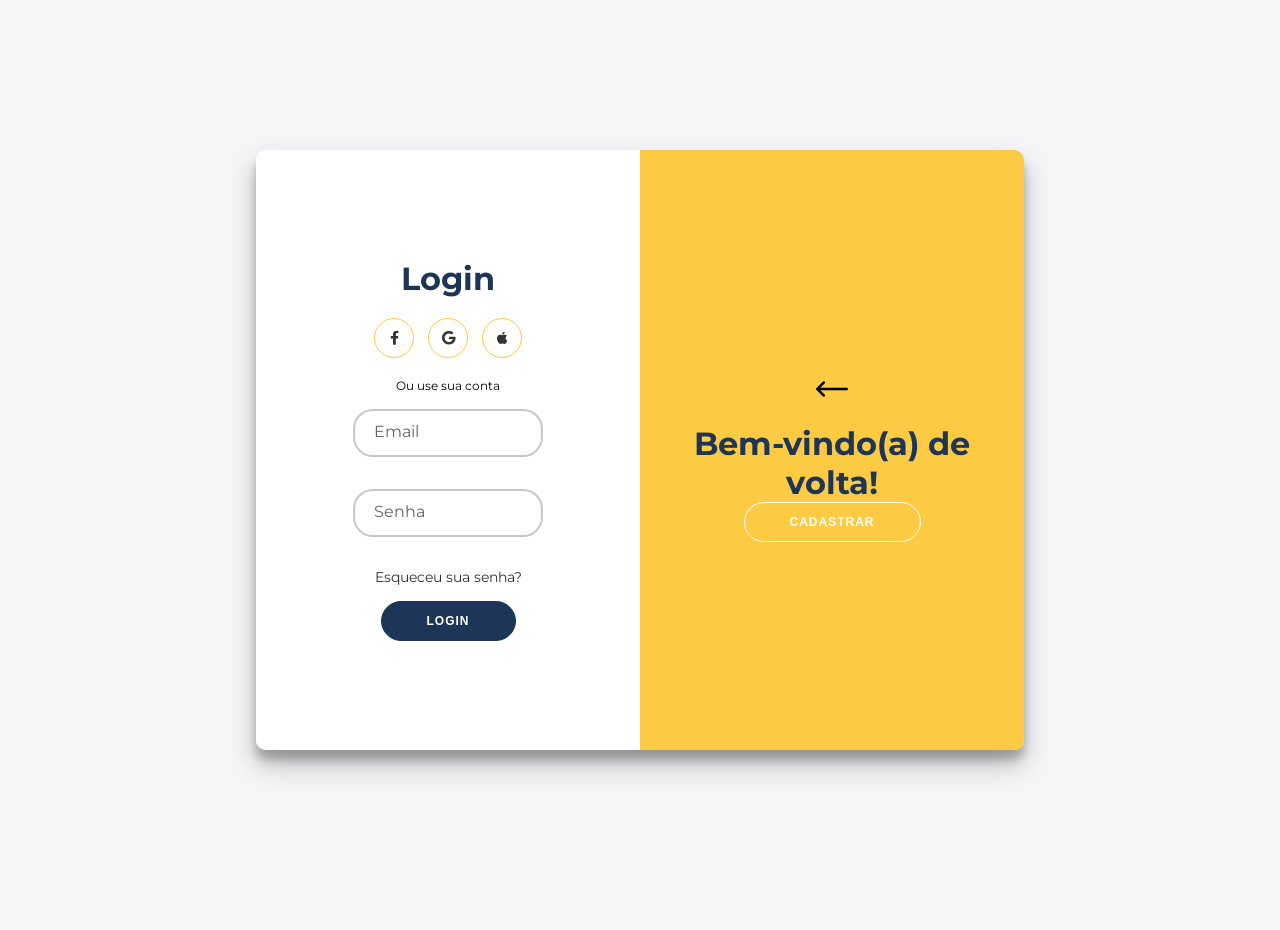
<file: pages/login/login.html>
<!DOCTYPE html>
<html lang="pt-br">

  <head>
    <meta charset="UTF-8">
    <meta http-equiv="X-UA-Compatible" content="IE=edge">
    <meta name="viewport" content="width=device-width, initial-scale=1.0">
    <link rel="stylesheet" href="./css/style.css">

    <link href="https://cdnjs.cloudflare.com/ajax/libs/font-awesome/5.10.0/css/all.min.css" rel="stylesheet">
    <link href="https://cdn.jsdelivr.net/npm/bootstrap-icons@1.4.1/font/bootstrap-icons.css" rel="stylesheet">

    <title>Nosso Corre</title>
  </head>

  <body>
    <div class="container" id="container">
      <div class="form-container sign-up-container">
        <form action="#">
          <h1>Criar uma conta</h1>
          <div class="social-container">
            <a href="#" class="social"><i class="fab fa-facebook-f"></i></a>
            <a href="#" class="social"><i class="fab fa-google"></i></a>
            <a href="#" class="social"><i class="fab fa-apple"></i></a>
          </div>
          <span>Ou use seu email para logar</span>
          <div class="inputGroup">
            <input type="text" required="" autocomplete="off">
            <label for="name">Nome</label>
        </div>
        <div class="inputGroup">
          <h6 style="margin: 0;">Data de nascimento</h6>
          <input type="date" required="" autocomplete="off">
        </div>
        <div class="inputGroup">
          <input type="email" required="" autocomplete="off">
          <label for="email">Email</label>
      </div>
      <div class="inputGroup">
        <input type="password" required="" autocomplete="off">
          <label for="password">Senha</label>
      </div>
      <div class="inputGroup">
        <input type="password" required="" autocomplete="off">
          <label for="confirm_Password">Confirme a senha</label>
      </div>
          <button>Cadastrar</button>
        </form>
      </div>
      <div class="form-container sign-in-container">
        <form action="#">
          <h1>Login</h1>
          <div class="social-container">
            <a href="#" class="social"><i class="fab fa-facebook-f"></i></a>
            <a href="#" class="social"><i class="fab fa-google"></i></a>
            <a href="#" class="social"><i class="fab fa-apple"></i></a>
          </div>
          <span>Ou use sua conta</span>
          <div class="inputGroup">
            <input type="email" required="" autocomplete="off">
            <label for="email">Email</label>
        </div>
        <div class="inputGroup">
          <input type="password" required="" autocomplete="off">
            <label for="password">Senha</label>
        </div>
          <a href="#">Esqueceu sua senha?</a>
          <button>Login</button>
        </form>
      </div>
      <div class="overlay-container">
        <div class="overlay">
          <div class="overlay-panel overlay-left">
            <a href="../home/index.html"><img src="../../assets/images/seta-esquerda.png" alt="setaback"></a>
            <h1>Bem-vindo(a) ao Nosso Corre</h1>
            <button class="ghost" id="signIn">Login</button>
          </div>
          <div class="overlay-panel overlay-right">
            <a href="../home/index.html"><img src="../../assets/images/seta-esquerda.png" alt="setaback"></a>
            <h1>Bem-vindo(a) de volta!</h1>
            <button class="ghost" id="signUp">Cadastrar</button>
          </div>
        </div>
      </div>
    </div>

    <script src="./js/main.js"></script>
  </body>

</html>
</file>
<file: pages/login/css/style.css>
@import url('https://fonts.googleapis.com/css?family=Montserrat:400,800');

* {
	box-sizing: border-box;
}

body {
	background: #f6f5f7;
	display: flex;
	justify-content: center;
	align-items: center;
	flex-direction: column;
	font-family: 'Montserrat', sans-serif;
	height: 100vh;
	overflow-y: hidden;
	margin: -20px 0 50px;
}

h1 {
	font-weight: bold;
	margin: 0;
	color: #1d3557;
}

h2 {
	text-align: center;
}

p {
	font-size: 14px;
	font-weight: 100;
	line-height: 20px;
	letter-spacing: 0.5px;
	margin: 20px 0 30px;
}

span {
	font-size: 12px;
}

a {
	color: #333;
	font-size: 14px;
	text-decoration: none;
	margin: 15px 0;
}

button {
	border-radius: 20px;
	border: 1px solid #1d3557;
	background-color: #1d3557;
	color: #fff;
	font-size: 12px;
	font-weight: bold;
	padding: 12px 45px;
	letter-spacing: 1px;
	text-transform: uppercase;
	transition: transform 80ms ease-in;
}

button:active {
	transform: scale(0.95);
}

button:focus {
	outline: none;
}

button.ghost {
	background-color: transparent;
	border-color: #fff;
}

form {
	background-color: #fff;
	display: flex;
	align-items: center;
	justify-content: center;
	flex-direction: column;
	padding: 0 50px;
	height: 100%;
	text-align: center;
}

.inputGroup {
	font-family: 'Montserrat', sans-serif;
	margin: 1em 0 1em 0;
	max-width: 190px;
	position: relative;
}

.inputGroup input {
	font-size: 100%;
	padding: 0.8em;
	outline: none;
	border: 2px solid rgb(200, 200, 200);
	background-color: transparent;
	border-radius: 20px;
	width: 100%;
}

.inputGroup label {
	font-size: 100%;
	position: absolute;
	left: 0;
	padding: 0.8em;
	margin-left: 0.5em;
	pointer-events: none;
	transition: all 0.3s ease;
	color: rgb(100, 100, 100);
}

.inputGroup :is(input:focus, input:valid)~label {
	transform: translateY(-50%) scale(.9);
	margin: 0em;
	margin-left: 1.3em;
	padding: 0.4em;
	background-color: #fff;
}

.inputGroup :is(input:focus, input:valid) {
	border-color:#1d3557;
}

.container {
	background-color: #fff;
	border-radius: 10px;
	box-shadow: 0 14px 28px rgba(0, 0, 0, 0.25),
		0 10px 10px rgba(0, 0, 0, 0.22);
	position: relative;
	overflow: hidden;
	width: 768px;
	max-width: 100%;
	min-height: 600px;
	margin-bottom: -40px;
}

.form-container {
	position: absolute;
	top: 0;
	height: 100%;
	transition: all 0.6s ease-in-out;
}

.sign-in-container {
	left: 0;
	width: 50%;
	z-index: 2;
}

.container.right-panel-active .sign-in-container {
	transform: translateX(100%);
}

.sign-up-container {
	left: 0;
	width: 50%;
	opacity: 0;
	z-index: 1;
}

.container.right-panel-active .sign-up-container {
	transform: translateX(100%);
	opacity: 1;
	z-index: 5;
	animation: show 0.6s;
}

@keyframes show {

	0%,
	49.99% {
		opacity: 0;
		z-index: 1;
	}

	50%,
	100% {
		opacity: 1;
		z-index: 5;
	}
}

.overlay-container {
	position: absolute;
	top: 0;
	left: 50%;
	width: 50%;
	height: 100%;
	overflow: hidden;
	transition: transform 0.6s ease-in-out;
	z-index: 100;
}

.container.right-panel-active .overlay-container {
	transform: translateX(-100%);
}

.overlay {
	background: #fcca43;
	background-repeat: no-repeat;
	background-size: cover;
	background-position: 0 0;
	color: #fff;
	position: relative;
	left: -100%;
	height: 100%;
	width: 200%;
	transform: translateX(0);
	transition: transform 0.6s ease-in-out;
}

.container.right-panel-active .overlay {
	transform: translateX(50%);
}

.overlay-panel {
	position: absolute;
	display: flex;
	align-items: center;
	justify-content: center;
	flex-direction: column;
	padding: 0 40px;
	text-align: center;
	top: 0;
	height: 100%;
	width: 50%;
	transform: translateX(0);
	transition: transform 0.6s ease-in-out;
}

.overlay-left {
	transform: translateX(-20%);
}

.container.right-panel-active .overlay-left {
	transform: translateX(0);
}

.overlay-right {
	right: 0;
	transform: translateX(0);
}

.container.right-panel-active .overlay-right {
	transform: translateX(20%);
}

.social-container {
	margin: 20px 0;
}

.social-container a {
	border: 1px solid #fcca43;
	border-radius: 50%;
	display: inline-flex;
	justify-content: center;
	align-items: center;
	margin: 0 5px;
	height: 40px;
	width: 40px;
}
</file>
